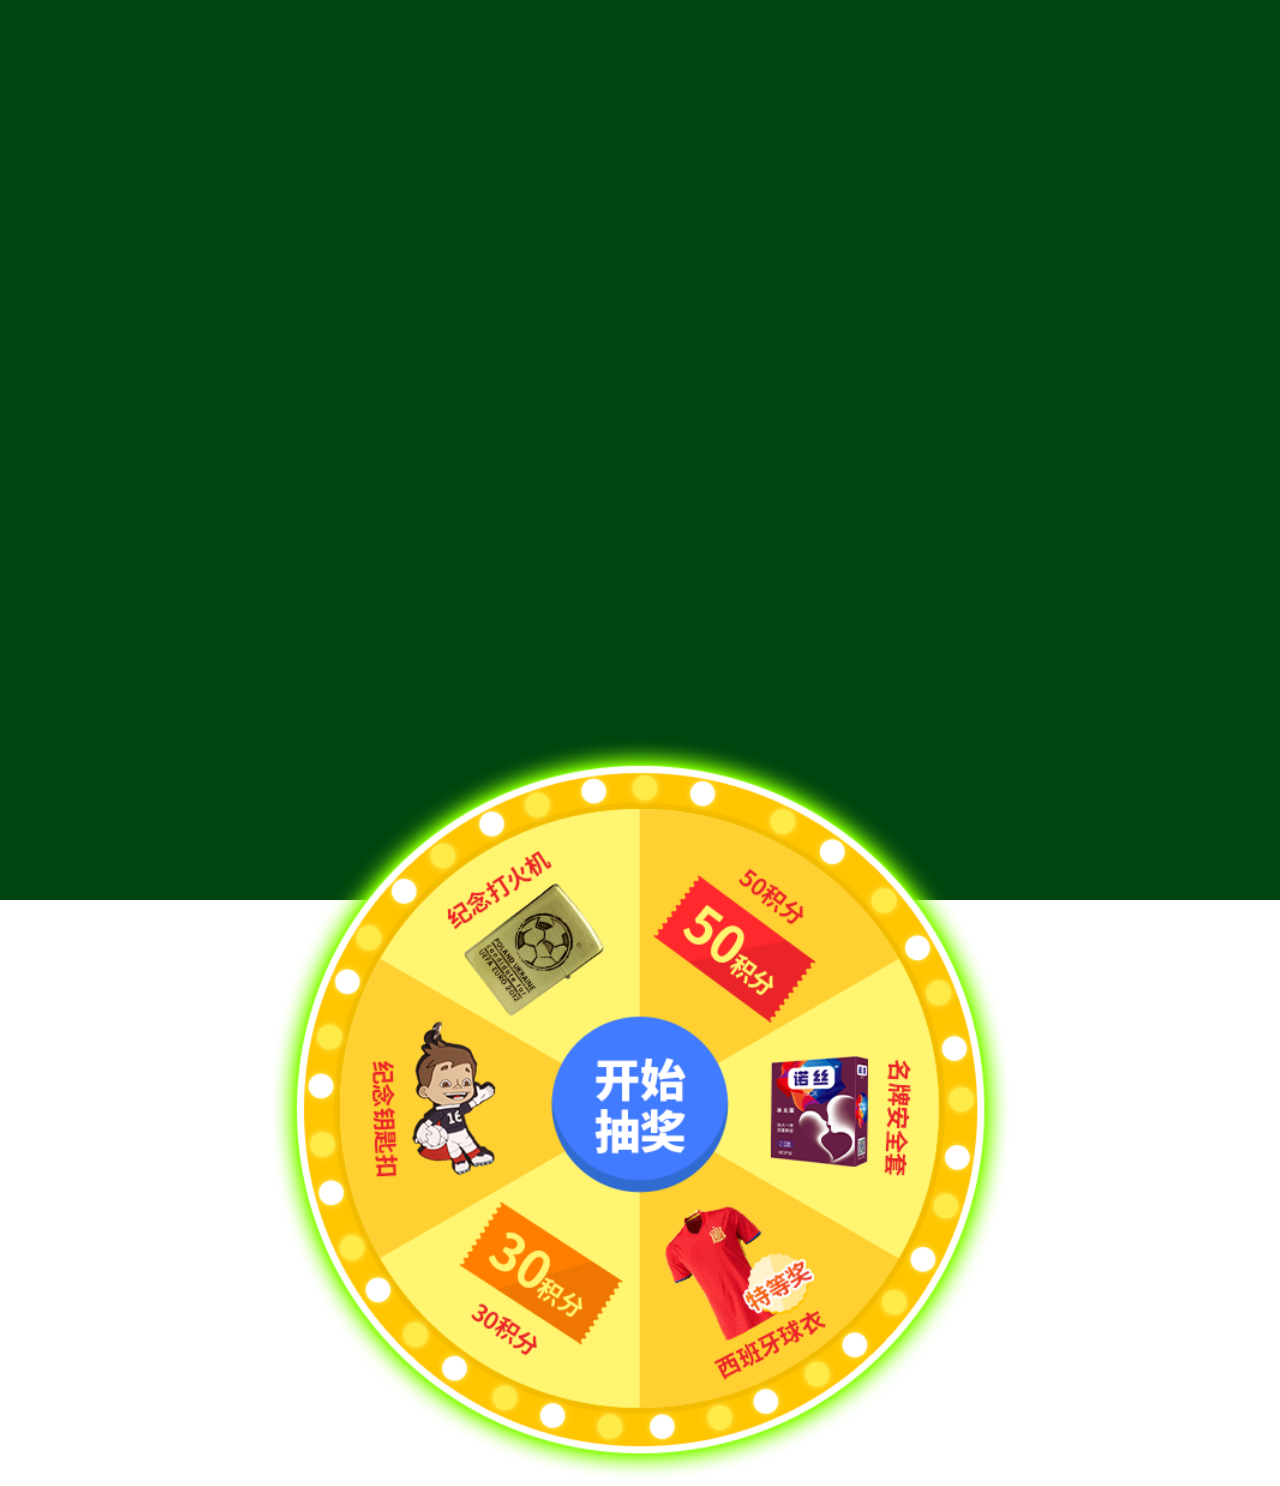
<file: index.html>
<!DOCTYPE html>
<html lang="ZH-cn">
<head>
<meta charset="utf-8">
<title>足够HIGH,玩转欧洲杯 转一转，赢大奖！</title>
<meta name="viewport" content="width=device-width, height=device-height,initial-scale=1.0,user-scalable=no, maximum-scale=1.0,minimum-scale=0.5">
<meta name="keywords" content="keyword1,keyword23">
<meta name="description" content="网站介绍">
<meta name="author" content="48838096@qq.com">
<link type="text/css" rel="stylesheet" href="style.css">
<script>
var documentHeight = Math.max(document.documentElement.clientHeight,document.documentElement.clientWidth);
var documentWidth = Math.min(document.documentElement.clientHeight,document.documentElement.clientWidth);
</script>
</head>
<body>
<div class="wrap">
  <div class="module title"></div>
  <div class="dial"><canvas id="dial"></canvas><form action="/index.php/lottery/" method="post" id="lottery_send">
          <input type="hidden" name="token" value="1464571144UdwvScWv2MLG73IwQs1rMdZyWqFoK3x8fPOjk8ipsrI=">
          <input type="hidden" name="store_no" value="0">
          <input type="submit" id="dial_start" value="">
      </form></div>
</div>
<script src="https://code.jquery.com/jquery-2.2.4.min.js"></script>
<script src="dial.min.js"></script> 
<script>
var	myDial = dial({canvasId:"dial",
				duration: 500,
				rounds: 3,
				length: 6,
				degree: 0,
				width: documentWidth*0.828, 
				height: documentWidth*0.828,
				image: "dial.png",
				onready: function() {
					console.log('ready');
				},
				onroundend: function() {
					if(this.finishDegree > -1) {
						this.currentDuration = (1+.5)*this.currentDuration;
					}
				},
				onend: function() {
					console.log('onend');
				}
			});
	/*同步模式
	document.getElementById('lottery_send').addEventListener('submit', function(e){
		e.preventDefault();
		
		if(myDial.state == 2) {
			myDial.stop();
		} else {
			$.get('result.php?length=6', function(data){
				console.log('抽奖结果:',data);
				if(data.status)
					myDial.start(data.result); //正常的抽奖结果
				else
					myDial.reset(); //模拟服务器出错 重置转
			}, 'json');
		}
	});*/
	/*异步模式*/
	document.getElementById('lottery_send').addEventListener('submit', function(e){
		e.preventDefault();
		
		if(myDial.state === 2) {
			myDial.stop();
			return;
		}
		//if(myDial.state !== 1)
		//	return;
		myDial.start();
		$.get('result.php?length=6', function(data){
			console.log('抽奖结果:',data);
			if(data.status)
				myDial.stop(data.result); //正常的抽奖结果
			else
				myDial.reset(); //模拟服务器出错 重置转盘
		}, 'json');
	})
	console.log(myDial);
</script>
</body>
</html>
</file>
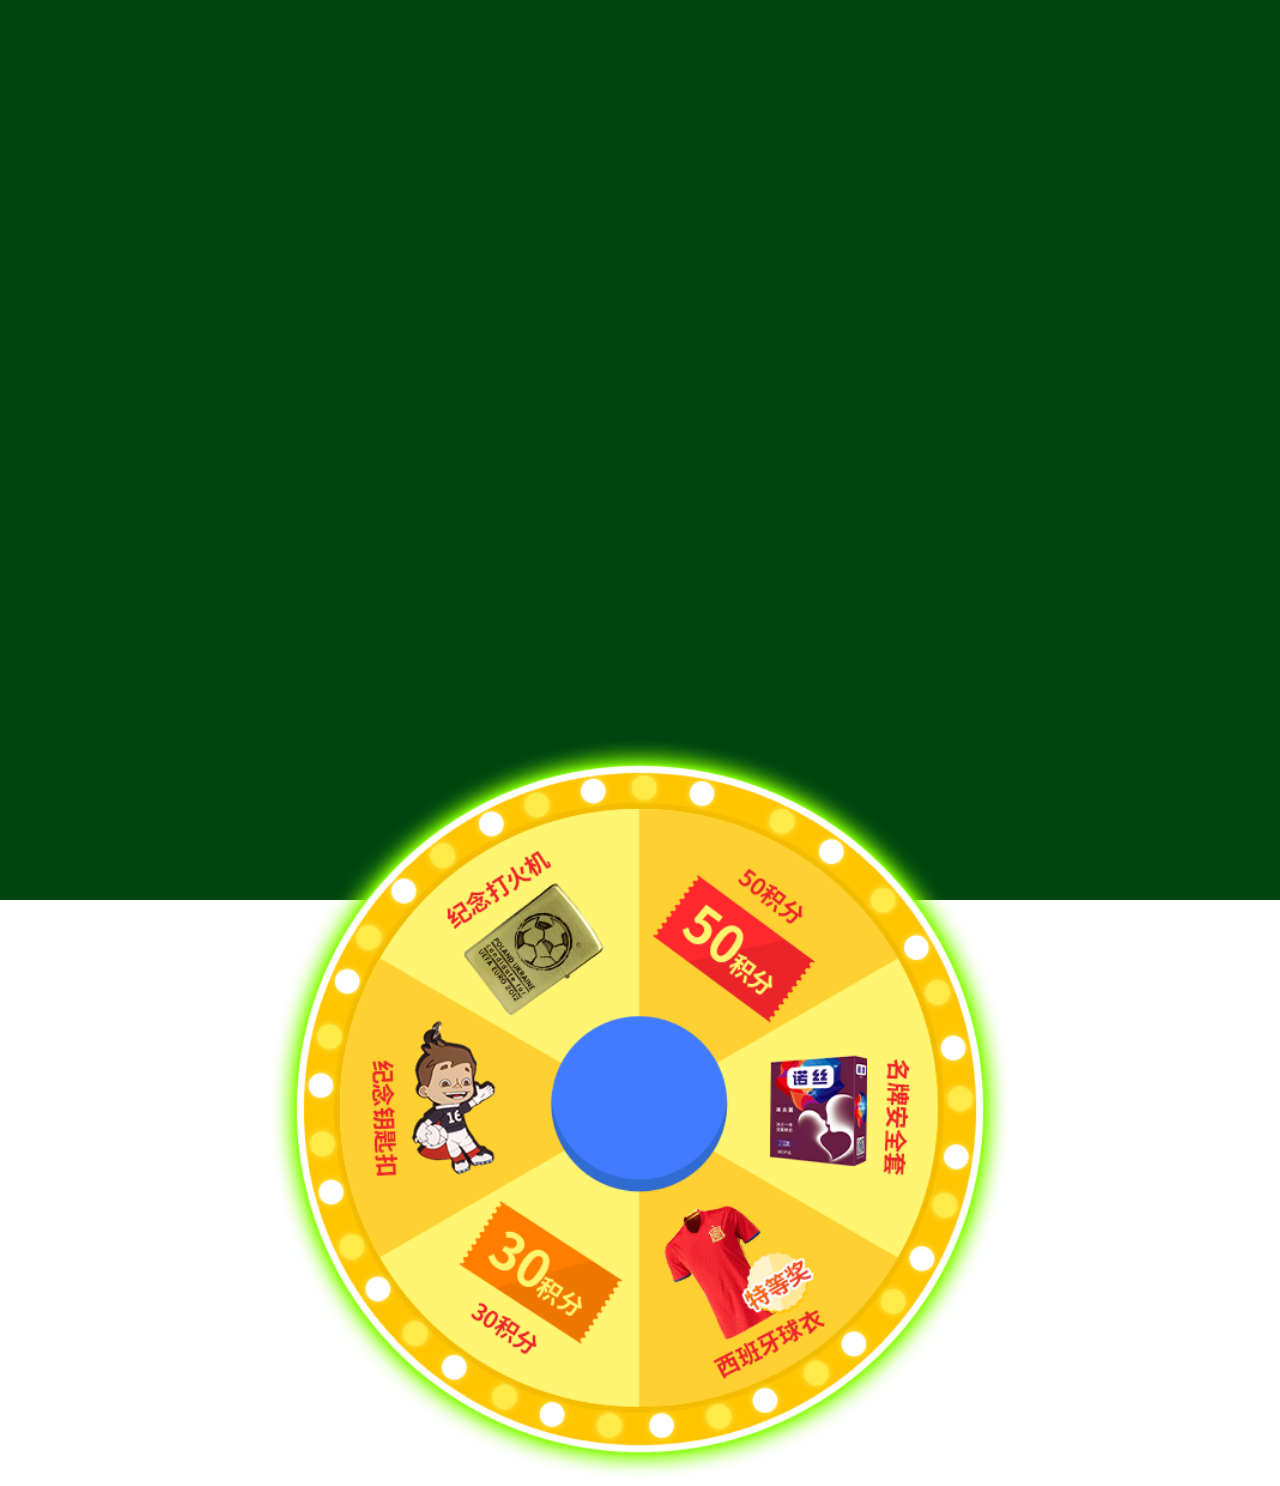
<file: index2.html>
<!DOCTYPE html>
<html lang="ZH-cn">
<head>
<meta charset="utf-8">
<title>足够HIGH,玩转欧洲杯 转一转，赢大奖！</title>
<meta name="viewport" content="width=device-width, height=device-height,initial-scale=1.0,user-scalable=no, maximum-scale=1.0,minimum-scale=0.5">
<meta name="keywords" content="keyword1,keyword23">
<meta name="description" content="网站介绍">
<meta name="author" content="48838096@qq.com">
<link type="text/css" rel="stylesheet" href="style.css">
<script>
var documentHeight = Math.max(document.documentElement.clientHeight,document.documentElement.clientWidth);
var documentWidth = Math.min(document.documentElement.clientHeight,document.documentElement.clientWidth);
</script>
</head>
<body>
<div class="wrap">
  <div class="module title"></div>
  <div class="dial"><div class="pointer"></div><canvas id="dial"></canvas><form action="/index.php/lottery/" method="post" id="lottery_send">
          <input type="hidden" name="token" value="1464571144UdwvScWv2MLG73IwQs1rMdZyWqFoK3x8fPOjk8ipsrI=">
          <input type="hidden" name="store_no" value="0">
          <input type="submit" id="dial_start" value="">
      </form></div>
</div>
<script src="https://code.jquery.com/jquery-2.2.4.min.js"></script>
<script src="dial.min.js"></script> 
<script>
var	myDial = dial({canvasId:"dial",
				duration: 500,
				rounds: 3,
				length: 6,
				degree: 0,
				width: documentWidth*0.828, 
				height: documentWidth*0.828,
				reverse: true,
				image: "dial2.png",
				onready: function() {
					console.log('ready');
				},
				onroundend: function() {
					if(this.finishDegree > -1) {
						this.currentDuration = (1+.5)*this.currentDuration;
					}
				},
				onend: function() {
					console.log('onend');
				}
			});
	/*同步模式
	document.getElementById('lottery_send').addEventListener('submit', function(e){
		e.preventDefault();
		
		if(myDial.state == 2) {
			myDial.stop();
		} else {
			$.get('result.php?length=6', function(data){
				console.log('抽奖结果:',data);
				if(data.status)
					myDial.start(data.result); //正常的抽奖结果
				else
					myDial.reset(); //模拟服务器出错 重置转
			}, 'json');
		}
	});*/
	/*异步模式*/
	document.getElementById('lottery_send').addEventListener('submit', function(e){
		e.preventDefault();
		
		if(myDial.state === 2) {
			myDial.stop();
			return;
		}
		//if(myDial.state !== 1)
		//	return;
		myDial.start();
		$.get('result.php?length=6', function(data){
			console.log('抽奖结果:',data);
			if(data.status)
				myDial.stop(data.result); //正常的抽奖结果
			else
				myDial.reset(); //模拟服务器出错 重置转盘
		}, 'json');
	})
	console.log(myDial);
</script>
</body>
</html>
</file>
<file: style.css>
/* theme style */
html, body {
	height:100%;
}
html {
    font-size: 100%;
}
body {
	padding:0;
	margin:0;
}
.module {
	height:0;
	position:relative;
	width:100%;
}
.module>div {
	position:absolute;
	top:0;
	left:0;
	width:100%;
	height:100%;
}
.wrap {
	background:#00450f;
	background-size: 100% auto;
	width:100%;
	height:100%;
}
.title {
	padding-top:57.6%; /*432*/
}
.dial {
	/*padding-top:82.8%;*/ /*621*/
	text-align:center;
	margin-bottom:5.6%; /*42*/
	position:relative;
	/*background: url(dial.png) 112.28% top no-repeat;
	background-size: auto 100%;*/
}
#dial_start {
	display:block;
	width:19.33333333333333%; /*145*/
	padding-top:19.33333333333333%;
	height:0;
	position:absolute;
	z-index:2;
	top:50%;
	left:50%;
	-webkit-transform: translate(-50%, -50%);
	-moz-transform: translate(-50%, -50%);
	-ms-transform: translate(-50%, -50%);
	transform: translate(-50%, -50%);
	opacity:0;
}
</file>
